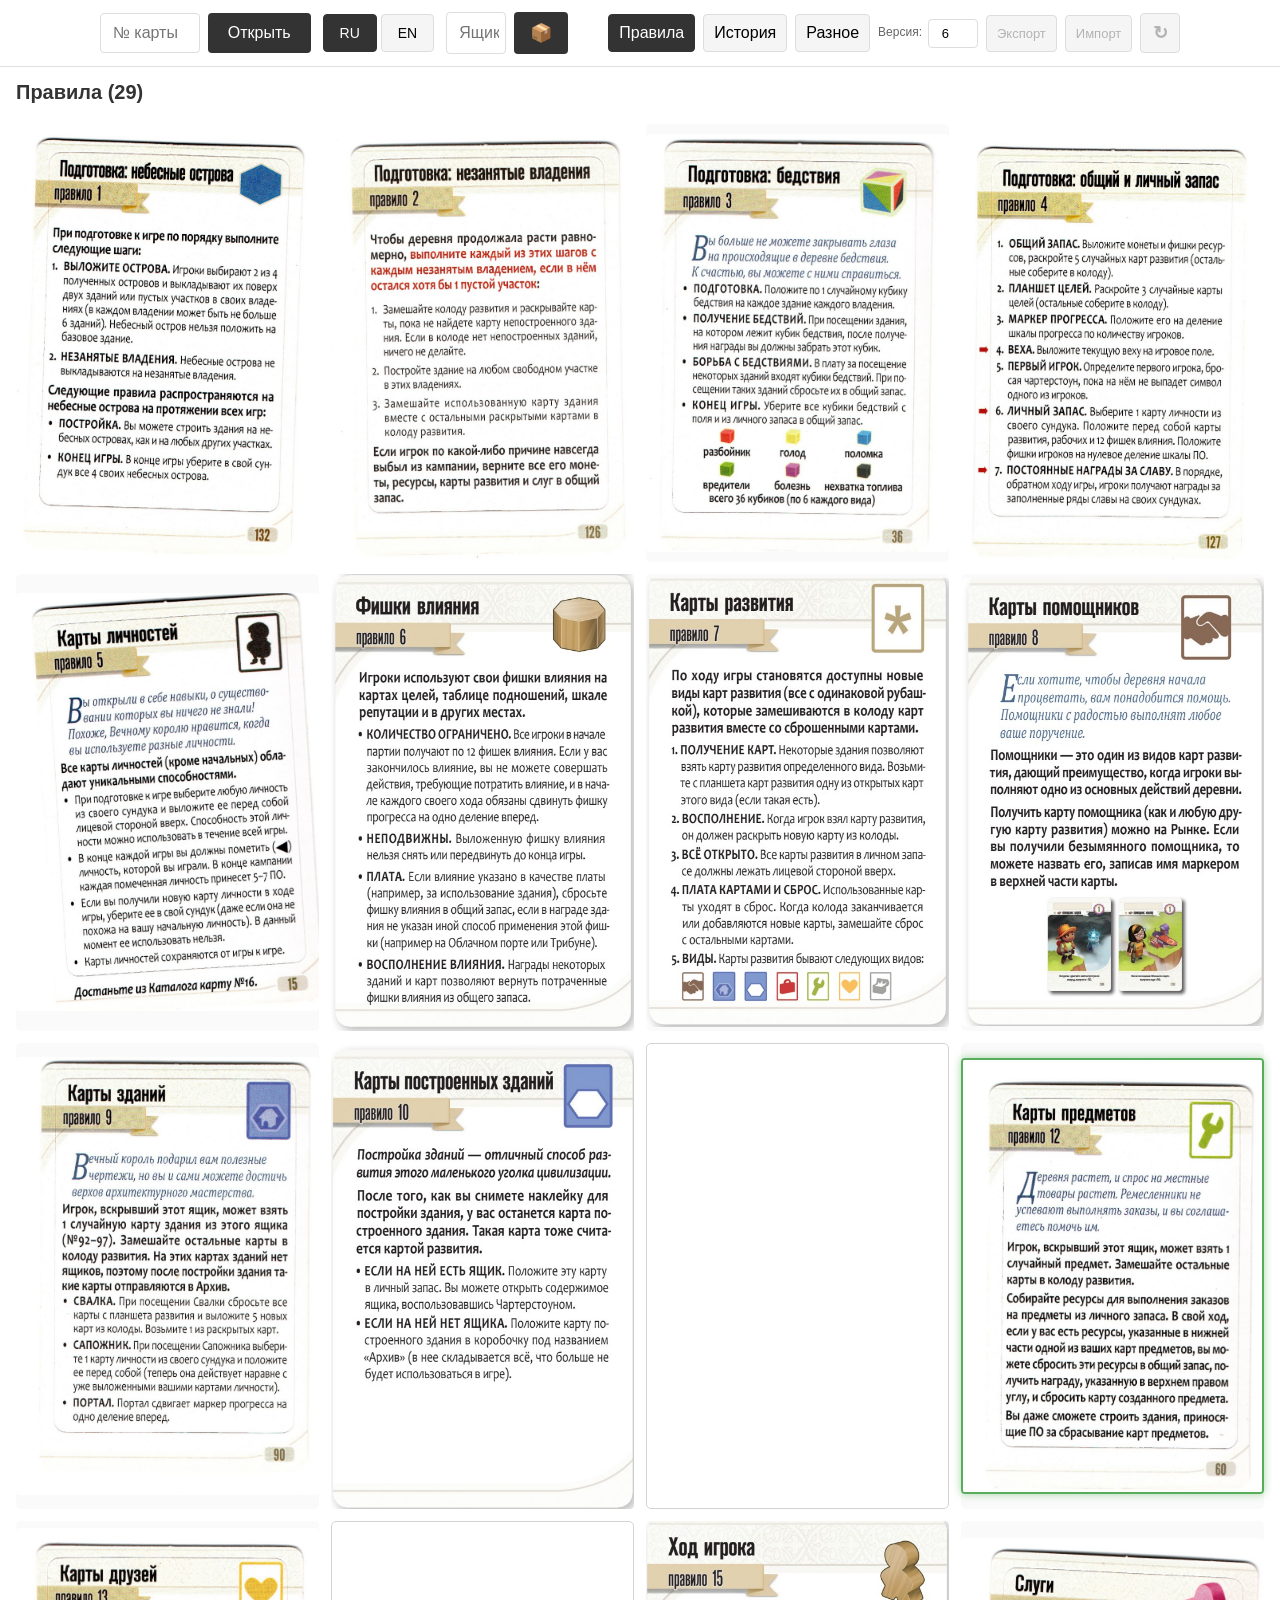
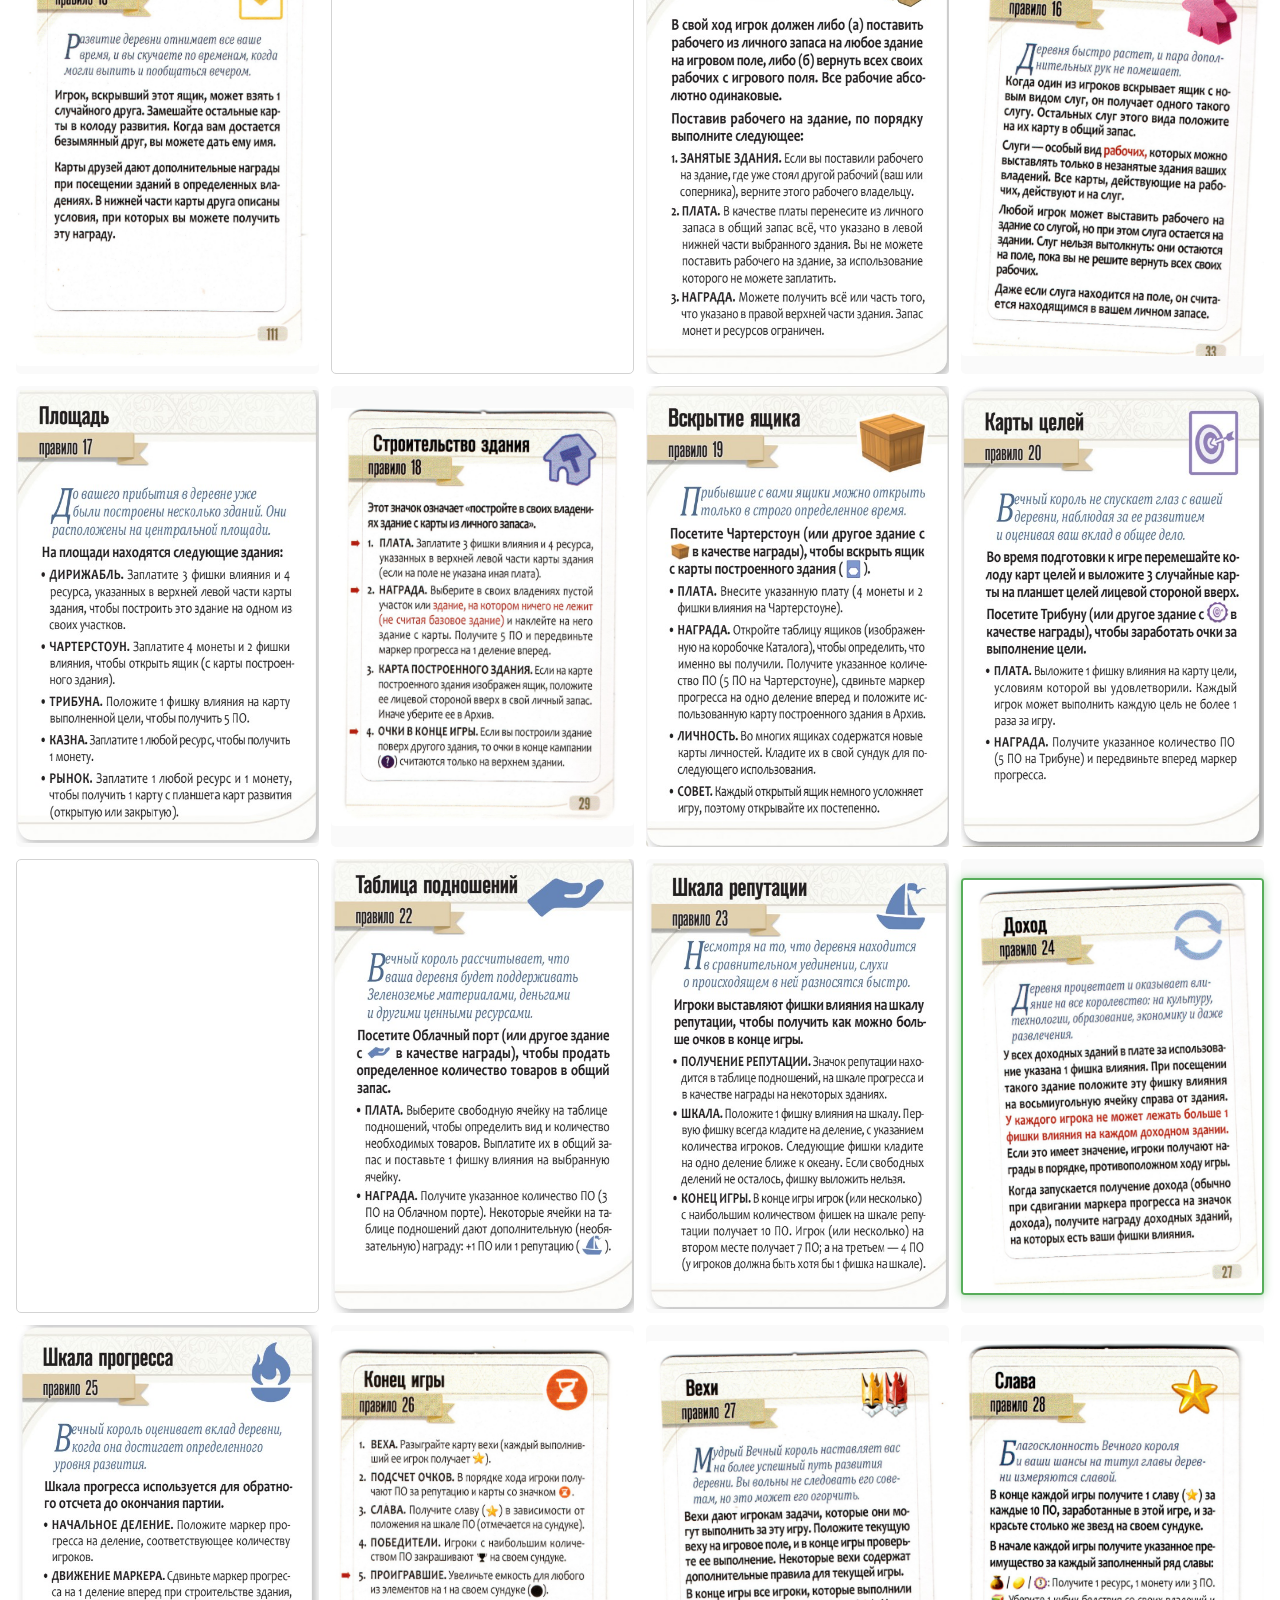
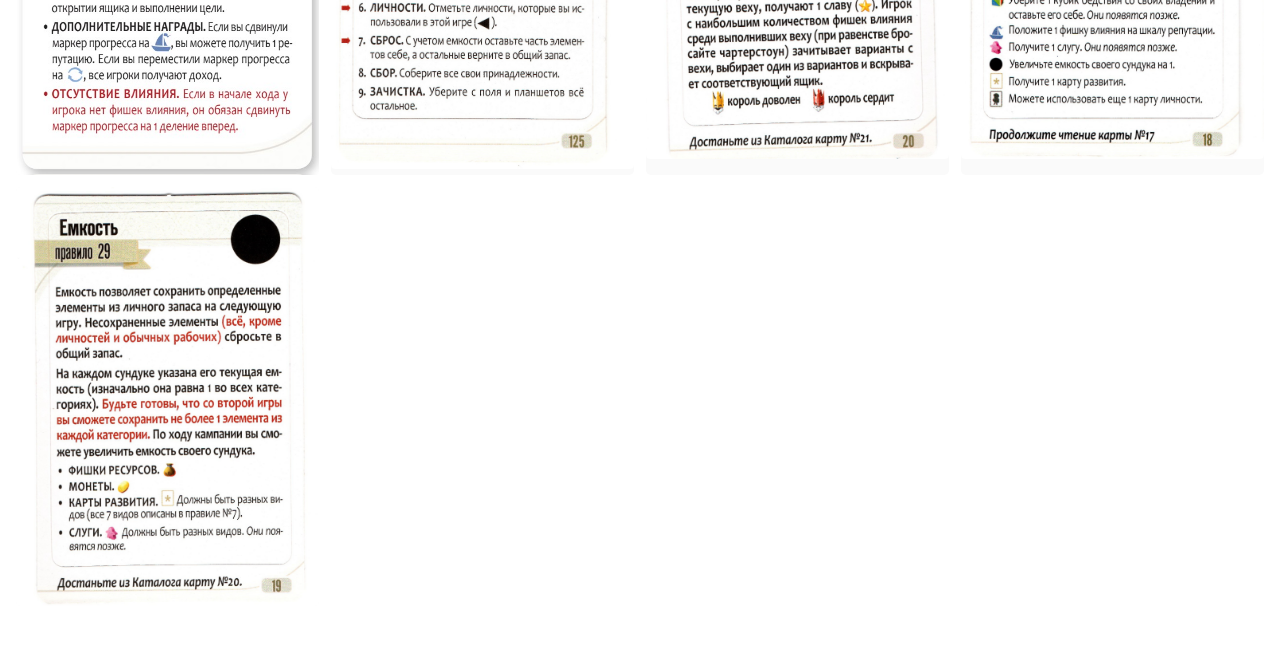
<file: index.html>
<!DOCTYPE html>
<html lang="ru">
<head>
    <meta charset="UTF-8">
    <meta name="viewport" content="width=device-width, initial-scale=1.0, maximum-scale=1.0, user-scalable=no">
    <meta name="apple-mobile-web-app-capable" content="yes">
    <meta name="mobile-web-app-capable" content="yes">
    <title>Charterstone Cards</title>
    <link rel="stylesheet" href="styles.css">
</head>
<body>
    <header class="header">
        <div class="controls">
            <div class="card-input-group">
                <input type="number" id="archiveNumInput" placeholder="№ карты" min="1" autocomplete="off">
                <button id="openCardBtn">Открыть</button>
            </div>
            <div class="language-toggle">
                <button id="langRu" class="lang-btn active">RU</button>
                <button id="langEn" class="lang-btn">EN</button>
            </div>
            <div class="crate-input-group">
                <input type="text" id="crateInput" placeholder="Ящик" maxlength="4" autocomplete="off">
                <button id="openCrateBtn">📦</button>
            </div>
        </div>

        <nav class="tabs">
            <button class="tab-btn active" data-tab="rules">Правила</button>
            <button class="tab-btn" data-tab="history">История</button>
            <button class="tab-btn" data-tab="misc">Разное</button>
            <div class="io-controls">
                <div class="version-control">
                    <label for="versionInput">Версия:</label>
                    <input type="number" id="versionInput" min="1" value="1" autocomplete="off">
                </div>
                <button id="exportBtn">Экспорт</button>
                <button id="importBtn">Импорт</button>
                <button id="resetBtn" class="reset-btn" title="Сбросить до начального состояния">↻</button>
                <input type="file" id="importFile" accept="application/json" style="display: none;">
            </div>
        </nav>
    </header>

    <main class="main-content">
        <!-- Rules tab -->
        <section id="rulesTab" class="tab-content active">
            <h2>Правила (29)</h2>
            <div id="rulesList" class="slots-list"></div>
        </section>

        <!-- History tab -->
        <section id="historyTab" class="tab-content">
            <h2>История (18)</h2>
            <div id="historyList" class="slots-list"></div>
        </section>

        <!-- Misc tab: Minions + Goals -->
        <section id="miscTab" class="tab-content">
            <h2>Миньоны</h2>
            <div id="minionsList" class="slots-list"></div>

            <h2 class="misc-section-heading">Цели</h2>
            <div id="goalsList" class="slots-list"></div>
        </section>
    </main>

    <!-- Card viewing dialog -->
    <dialog id="cardDialog" class="card-dialog">
        <div class="dialog-content">
            <button class="close-btn" id="closeDialog">&times;</button>

            <button id="backToCrateBtn" class="back-btn" style="display: none;">← Назад к ящику</button>

            <div class="card-navigation" id="cardNavigation" style="display: none;">
                <button class="nav-btn" id="prevCardBtn">‹</button>
                <span class="nav-info" id="navInfo"></span>
                <button class="nav-btn" id="nextCardBtn">›</button>
            </div>

            <div class="loading-spinner" id="loadingSpinner" style="display: none;">
                <div class="spinner"></div>
                <p>Загрузка карточки...</p>
            </div>

            <img id="cardImage" class="card-image" alt="Card" style="display: none;">

            <div class="dialog-actions" id="dialogActions">
                <button id="placeInRulesBtn"   class="action-btn">В правила</button>
                <button id="placeInHistoryBtn"  class="action-btn">В историю</button>
                <button id="placeInMinionsBtn"  class="action-btn">В миньоны</button>
                <button id="placeInGoalsBtn"    class="action-btn">В цели</button>
            </div>
        </div>
    </dialog>

    <!-- Placement dialog (rules / history only — misc collections auto-place) -->
    <dialog id="placementDialog" class="placement-dialog">
        <form id="placementForm" class="dialog-content">
            <h3 id="placementTitle">Выберите слот</h3>
            <input type="number" id="slotInput" min="1" autocomplete="off">
            <div class="placement-actions">
                <button type="submit" id="confirmPlacement" class="action-btn">Подтвердить</button>
                <button type="button" id="cancelPlacement"  class="action-btn secondary">Отмена</button>
            </div>
        </form>
    </dialog>

    <!-- Crate dialog -->
    <dialog id="crateDialog" class="crate-dialog">
        <div class="dialog-content">
            <button class="close-btn" id="closeCrateDialog">&times;</button>
            <h2 id="crateTitle">Ящик</h2>
            <div id="crateNotification" class="crate-notification" style="display: none;"></div>
            <div id="crateContent" class="crate-content"></div>
        </div>
    </dialog>

    <script src="app.js"></script>
</body>
</html>
</file>
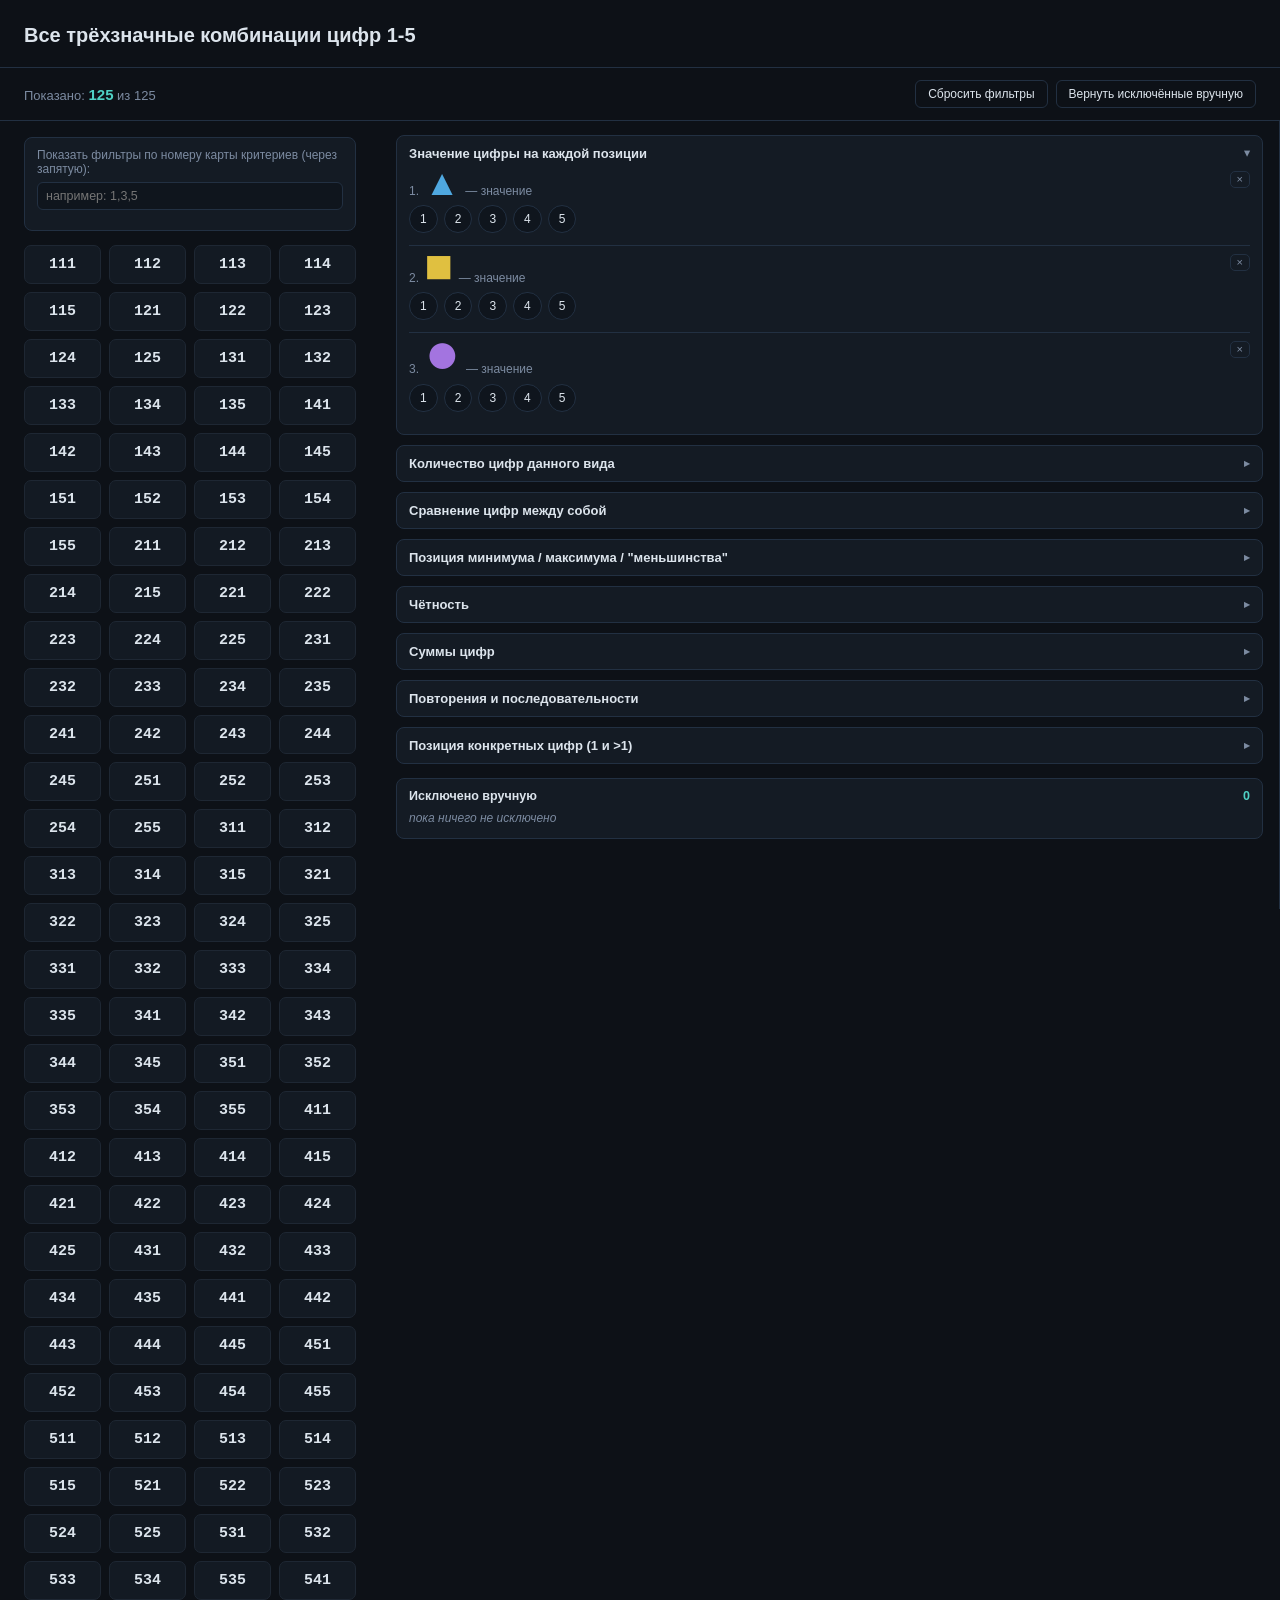
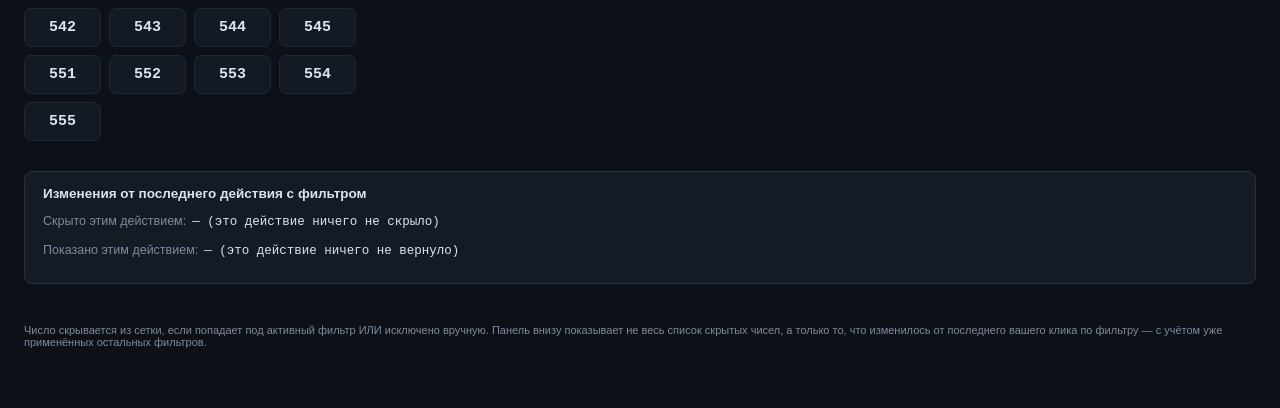
<file: ts/index.html>
<!DOCTYPE html>
<html lang="ru">
<head>
<meta charset="UTF-8">
<meta name="viewport" content="width=device-width, initial-scale=1.0">
<title>TS helper</title>
<link rel="stylesheet" type="text/css" href="ts-style.css">
</head>
<body>

<header>
  <h1>Все трёхзначные комбинации цифр 1-5</h1>
</header>

<div class="toolbar">
  <div class="counter">Показано: <span class="value" id="visibleCount">125</span> из 125</div>
  <div style="display:flex; gap:8px;">
    <button class="btn" id="resetFiltersBtn">Сбросить фильтры</button>
    <button class="btn" id="resetManualBtn">Вернуть исключённые вручную</button>
  </div>
</div>

<div class="layout">
  <div class="filters-panel">

    <div id="groupsContainer"></div>

    <div class="side-panels">
      <div class="side-panel">
        <h3>Исключено вручную <span class="count" id="manualCount">0</span></h3>
        <div class="list" id="manualList"><span class="empty">пока ничего не исключено</span></div>
      </div>
    </div>
  </div>

  <div class="grid-wrap">
    
    <div class="card-lookup">
      <label>Показать фильтры по номеру карты критериев (через запятую):</label>
      <input type="text" id="cardInput" placeholder="например: 1,3,5">
      <div class="card-view" id="cardView"></div>
    </div>
    <div class="grid" id="grid"></div>
  </div>
</div>

<div class="below-grid">
  <div class="delta-panel">
    <h3>Изменения от последнего действия с фильтром</h3>
    <div class="row"><span class="label hide-new">Скрыто этим действием:</span><span id="deltaHiddenList" class="mono"></span></div>
    <div class="row"><span class="label show-new">Показано этим действием:</span><span id="deltaShownList" class="mono"></span></div>
  </div>
</div>

<footer>Число скрывается из сетки, если попадает под активный фильтр ИЛИ исключено вручную. Панель внизу показывает не весь список скрытых чисел, а только то, что изменилось от последнего вашего клика по фильтру — с учётом уже применённых остальных фильтров.</footer>

<script>
// ---------- Position icons ----------
const POS = {
  first:  '<span class="pos-icon pos-first" title="первая цифра">&#9650;</span>',
  second: '<span class="pos-icon pos-second" title="вторая цифра">&#9632;</span>',
  third:  '<span class="pos-icon pos-third" title="третья цифра">&#9679;</span>',
};

// ---------- Helpers ----------
function cmp(value, threshold) {
  if (value < threshold) return 'lt';
  if (value === threshold) return 'eq';
  return 'gt';
}
function countDigit(digits, digit) { return digits.filter(d => d === digit).length; }
function countLabel(count) { return ['none','one','two','three'][count]; }

// ---------- Criteria definitions (compute returns array of matched option values) ----------
const criteria = [
  // Filters 1-3: replaced the old six threshold filters (vs 3 / vs 4) with a single
  // "which value (1-5) sits at this position" filter per position.
  { title:`1. ${POS.first} — значение`, options:[{v:'1',l:'1'},{v:'2',l:'2'},{v:'3',l:'3'},{v:'4',l:'4'},{v:'5',l:'5'}],
    compute:(d1,d2,d3)=>[String(d1)] },
  { title:`2. ${POS.second} — значение`, options:[{v:'1',l:'1'},{v:'2',l:'2'},{v:'3',l:'3'},{v:'4',l:'4'},{v:'5',l:'5'}],
    compute:(d1,d2,d3)=>[String(d2)] },
  { title:`3. ${POS.third} — значение`, options:[{v:'1',l:'1'},{v:'2',l:'2'},{v:'3',l:'3'},{v:'4',l:'4'},{v:'5',l:'5'}],
    compute:(d1,d2,d3)=>[String(d3)] },

  { title:'7. Количество единиц в числе', options:[{v:'none',l:'нет'},{v:'one',l:'одна'},{v:'two',l:'две'},{v:'three',l:'три'}],
    compute:(d1,d2,d3)=>[countLabel(countDigit([d1,d2,d3],1))] },
  { title:'8. Количество троек в числе', options:[{v:'none',l:'нет'},{v:'one',l:'одна'},{v:'two',l:'две'},{v:'three',l:'три'}],
    compute:(d1,d2,d3)=>[countLabel(countDigit([d1,d2,d3],3))] },
  { title:'9. Количество четвёрок в числе', options:[{v:'none',l:'нет'},{v:'one',l:'одна'},{v:'two',l:'две'},{v:'three',l:'три'}],
    compute:(d1,d2,d3)=>[countLabel(countDigit([d1,d2,d3],4))] },
  { title:'16. Количество чётных цифр в числе', options:[{v:'none',l:'нет'},{v:'one',l:'одна'},{v:'two',l:'две'},{v:'three',l:'три'}],
    compute:(d1,d2,d3)=>[countLabel([d1,d2,d3].filter(d=>d%2===0).length)] },

  { title:`10. ${POS.first} относительно ${POS.second}`, options:[{v:'lt',l:'меньше'},{v:'eq',l:'равна'},{v:'gt',l:'больше'}],
    compute:(d1,d2,d3)=>[cmp(d1,d2)] },
  { title:`11. ${POS.first} относительно ${POS.third}`, options:[{v:'lt',l:'меньше'},{v:'eq',l:'равна'},{v:'gt',l:'больше'}],
    compute:(d1,d2,d3)=>[cmp(d1,d3)] },
  { title:`12. ${POS.second} относительно ${POS.third}`, options:[{v:'lt',l:'меньше'},{v:'eq',l:'равна'},{v:'gt',l:'больше'}],
    compute:(d1,d2,d3)=>[cmp(d2,d3)] },

  { title:'13. Какая цифра наименьшая (без учёта равенства — только если строго меньше обеих других)', options:[{v:'first',l:POS.first},{v:'second',l:POS.second},{v:'third',l:POS.third}],
    compute:(d1,d2,d3)=>{
      const r = [];
      if (d1 < d2 && d1 < d3) r.push('first');
      if (d2 < d1 && d2 < d3) r.push('second');
      if (d3 < d1 && d3 < d2) r.push('third');
      return r;
    } },
  { title:'14. Какая цифра наибольшая (без учёта равенства — только если строго больше обеих других)', options:[{v:'first',l:POS.first},{v:'second',l:POS.second},{v:'third',l:POS.third}],
    compute:(d1,d2,d3)=>{
      const r = [];
      if (d1 > d2 && d1 > d3) r.push('first');
      if (d2 > d1 && d2 > d3) r.push('second');
      if (d3 > d1 && d3 > d2) r.push('third');
      return r;
    } },
  { title:'32. Какая цифра наибольшая (при равенстве — все, где стоит максимум)', options:[{v:'first',l:POS.first},{v:'second',l:POS.second},{v:'third',l:POS.third}],
    compute:(d1,d2,d3)=>{ const m=Math.max(d1,d2,d3); const r=[]; if(d1===m)r.push('first'); if(d2===m)r.push('second'); if(d3===m)r.push('third'); return r; } },
  { title:'27. Позиция самой маленькой цифры (при равенстве — все, где стоит минимум)', options:[{v:'first',l:POS.first},{v:'second',l:POS.second},{v:'third',l:POS.third}],
    compute:(d1,d2,d3)=>{
      const min = Math.min(d1,d2,d3);
      const r = [];
      if (d1 === min) r.push('first');
      if (d2 === min) r.push('second');
      if (d3 === min) r.push('third');
      return r;
    } },

  { title:'15. Чего больше — чётных или нечётных цифр', options:[{v:'even_more',l:'чётных больше'},{v:'odd_more',l:'нечётных больше'}],
    compute:(d1,d2,d3)=>{ const e=[d1,d2,d3].filter(d=>d%2===0).length; return [e>1?'even_more':'odd_more']; } },
  { title:'17. Чётность суммы всех цифр', options:[{v:'even',l:'чётная'},{v:'odd',l:'нечётная'}],
    compute:(d1,d2,d3)=>[(d1+d2+d3)%2===0?'even':'odd'] },
  { title:'26. Чётность цифр по позициям', options:[{v:'first',l:POS.first+' чётная'},{v:'second',l:POS.second+' чётная'},{v:'third',l:POS.third+' чётная'}],
    compute:(d1,d2,d3)=>{ const r=[]; if(d1%2===0)r.push('first'); if(d2%2===0)r.push('second'); if(d3%2===0)r.push('third'); return r; } },
  { title:'31. Нечётность цифр по позициям', options:[{v:'first',l:POS.first+' нечётная'},{v:'second',l:POS.second+' нечётная'},{v:'third',l:POS.third+' нечётная'}],
    compute:(d1,d2,d3)=>{ const r=[]; if(d1%2!==0)r.push('first'); if(d2%2!==0)r.push('second'); if(d3%2!==0)r.push('third'); return r; } },

  { title:`18. Сумма ${POS.first}+${POS.second} относительно 6`, options:[{v:'lt',l:'меньше 6'},{v:'eq',l:'равна 6'},{v:'gt',l:'больше 6'}],
    compute:(d1,d2,d3)=>[cmp(d1+d2,6)] },
  { title:`21. Сумма ${POS.first}+${POS.second}+${POS.third} относительно 6`, options:[{v:'lt',l:'меньше 6'},{v:'eq',l:'равна 6'},{v:'gt',l:'больше 6'}],
    compute:(d1,d2,d3)=>[cmp(d1+d2+d3,6)] },
  { title:`28. Сумма ${POS.first}+${POS.second}+${POS.third} кратна`, options:[{v:'3',l:'3'},{v:'4',l:'4'},{v:'5',l:'5'}],
    compute:(d1,d2,d3)=>{ const s=d1+d2+d3; const r=[]; if(s%3===0)r.push('3'); if(s%4===0)r.push('4'); if(s%5===0)r.push('5'); return r; } },
  { title:'29. Сумма какой пары цифр равна 4', options:[{v:'first_second',l:POS.first+'+'+POS.second},{v:'second_third',l:POS.second+'+'+POS.third},{v:'first_third',l:POS.first+'+'+POS.third}],
    compute:(d1,d2,d3)=>{ const r=[]; if(d1+d2===4)r.push('first_second'); if(d2+d3===4)r.push('second_third'); if(d1+d3===4)r.push('first_third'); return r; } },
  { title:'30. Сумма какой пары цифр равна 6', options:[{v:'first_second',l:POS.first+'+'+POS.second},{v:'second_third',l:POS.second+'+'+POS.third},{v:'first_third',l:POS.first+'+'+POS.third}],
    compute:(d1,d2,d3)=>{ const r=[]; if(d1+d2===6)r.push('first_second'); if(d2+d3===6)r.push('second_third'); if(d1+d3===6)r.push('first_third'); return r; } },

  { title:'19. Повтор одной и той же цифры в числе', options:[{v:'triple',l:'трижды'},{v:'double',l:'дважды'},{v:'none',l:'не повторяется'}],
    compute:(d1,d2,d3)=>{ if(d1===d2&&d2===d3)return['triple']; if(d1===d2||d2===d3||d1===d3)return['double']; return['none']; } },
  { title:'20. Порядок расположения цифр', options:[{v:'asc',l:'по возрастанию'},{v:'desc',l:'по убыванию'},{v:'none',l:'без порядка'}],
    compute:(d1,d2,d3)=>{ if(d1<d2&&d2<d3)return['asc']; if(d1>d2&&d2>d3)return['desc']; return['none']; } },
  { title:'22. Подряд идущая возрастающая последовательность (напр. 123)', options:[{v:'three',l:'три подряд'},{v:'two',l:'две подряд'},{v:'none',l:'нет'}],
    compute:(d1,d2,d3)=>{ const p1=d2===d1+1,p2=d3===d2+1; if(p1&&p2)return['three']; if(p1||p2)return['two']; return['none']; } },
  { title:'23. Подряд идущая убывающая последовательность (напр. 543)', options:[{v:'three',l:'три подряд'},{v:'two',l:'две подряд'},{v:'none',l:'нет'}],
    compute:(d1,d2,d3)=>{ const p1=d2===d1-1,p2=d3===d2-1; if(p1&&p2)return['three']; if(p1||p2)return['two']; return['none']; } },

  { title:'24. На какой позиции стоит цифра 1', options:[{v:'first',l:POS.first},{v:'second',l:POS.second},{v:'third',l:POS.third}],
    compute:(d1,d2,d3)=>{ const r=[]; if(d1===1)r.push('first'); if(d2===1)r.push('second'); if(d3===1)r.push('third'); return r; } },
  { title:'25. На какой позиции цифра больше 1', options:[{v:'first',l:POS.first},{v:'second',l:POS.second},{v:'third',l:POS.third}],
    compute:(d1,d2,d3)=>{ const r=[]; if(d1>1)r.push('first'); if(d2>1)r.push('second'); if(d3>1)r.push('third'); return r; } },
];


// map each criterion by its title's leading number to a group
function critIndexByNumber(num) {
  return criteria.findIndex(c => c.title.startsWith(num + '.'));
}
const groups = [
  { title:'Значение цифры на каждой позиции', nums:[1,2,3] },
  { title:'Количество цифр данного вида', nums:[7,8,9,16] },
  { title:'Сравнение цифр между собой', nums:[10,11,12] },
  { title:'Позиция минимума / максимума / "меньшинства"', nums:[13,14,27] },
  { title:'Чётность', nums:[15,17,26,31] },
  { title:'Суммы цифр', nums:[18,21,28,29,30] },
  { title:'Повторения и последовательности', nums:[19,20,22,23] },
  { title:'Позиция конкретных цифр (1 и >1)', nums:[24,25] },
].map(g => ({ title:g.title, idxs: g.nums.map(critIndexByNumber) }));

// ---------- Build all 125 numbers with precomputed categories ----------
const numbers = [];
for (let d1=1; d1<=5; d1++)
  for (let d2=1; d2<=5; d2++)
    for (let d3=1; d3<=5; d3++) {
      const cats = criteria.map(c => c.compute(d1,d2,d3));
      numbers.push({ value:`${d1}${d2}${d3}`, cats });
    }

// ---------- Shared filter state (single source of truth for all rendered copies of a filter) ----------
const selectedState = criteria.map(() => new Set());
const checkboxRegistry = criteria.map(() => []); // {input, chip, scope}
// Hardcode card membership here: criterion number (as in its title) -> array of card numbers.
// Any criterion not listed gets an empty set (belongs to no card by default).
// NOTE: filters 1-3 replaced the old six threshold filters (old 1,2,3 = position vs 3;
// old 4,5,6 = position vs 4). Card assignments below merge the old pairs that shared a
// position (old 1+5 -> new 1, old 2+4 -> new 2, old 3+6 -> new 3). Please double-check
// these merged assignments against your physical card set — the merge is a best guess.
const CARD_ASSIGNMENTS_BY_NUMBER = {
  1: [2, 26, 27, 29, 30, 32, 40, 41],
  2: [3, 4, 26, 27, 29, 30, 32, 40, 41],
  3: [26, 27, 29, 30, 32, 40, 41],
  7: [8, 45, 47],
  8: [9, 45, 46],
  9: [10, 46, 47],
  10: [11, 43, 44, 48],
  11: [12, 43, 48],
  12: [13, 44, 48],
  13: [14, 42],
  14: [15, 42],
  15: [16],
  16: [17],
  17: [18],
  18: [19],
  19: [20, 21],
  20: [22],
  21: [23],
  22: [24, 25],
  23: [25],
  24: [1, 28, 39],
  25: [1, 31, 39],
  26: [5, 6, 7, 33],
  27: [34],
  28: [36],
  29: [37],
  30: [38],
  31: [33],
  32: [35]
};
const cardAssignments = criteria.map(c => {
  const num = parseInt(c.title.split('.')[0], 10);
  const nums = CARD_ASSIGNMENTS_BY_NUMBER[num] || [];
  return new Set(nums);
});
const cardHiddenOverrides = new Set(); // "cardNum:idx" manually hidden from a card's view
const manuallyExcluded = new Set();

function registerCheckbox(idx, input, chip, scope) { checkboxRegistry[idx].push({ input, chip, scope }); }
function clearScope(scope) {
  checkboxRegistry.forEach(list => {
    for (let i = list.length - 1; i >= 0; i--) if (list[i].scope === scope) list.splice(i, 1);
  });
}
function syncCheckboxes(idx) {
  checkboxRegistry[idx].forEach(({ input, chip }) => {
    const checked = selectedState[idx].has(input.value);
    input.checked = checked;
    chip.classList.toggle('checked', checked);
  });
}

// ---------- Compute the set of numbers currently hidden by filters ----------
function computeFilteredHiddenSet() {
  const hidden = new Set();
  numbers.forEach(n => {
    for (let c = 0; c < criteria.length; c++) {
      const sel = selectedState[c];
      if (sel.size === 0) continue;
      if (n.cats[c].some(cat => sel.has(cat))) { hidden.add(n.value); break; }
    }
  });
  return hidden;
}

function toggleFilter(idx, value) {
  const prevHidden = computeFilteredHiddenSet();

  if (selectedState[idx].has(value)) selectedState[idx].delete(value);
  else selectedState[idx].add(value);
  syncCheckboxes(idx);

  const newHidden = computeFilteredHiddenSet();
  const newlyHidden = [...newHidden].filter(v => !prevHidden.has(v));
  const newlyShown = [...prevHidden].filter(v => !newHidden.has(v));

  renderDelta(newlyHidden, newlyShown);
  updateGrid();
}

function clearFilter(idx) {
  const prevHidden = computeFilteredHiddenSet();
  selectedState[idx].clear();
  syncCheckboxes(idx);
  const newHidden = computeFilteredHiddenSet();
  const newlyHidden = [...newHidden].filter(v => !prevHidden.has(v));
  const newlyShown = [...prevHidden].filter(v => !newHidden.has(v));
  renderDelta(newlyHidden, newlyShown);
  updateGrid();
}

// ---------- Build a chip (checkbox) for a given criterion option, usable in multiple render scopes ----------
function buildChip(idx, opt, scope) {
  const chip = document.createElement('label');
  chip.className = 'chip';
  const input = document.createElement('input');
  input.type = 'checkbox';
  input.value = opt.v;
  input.checked = selectedState[idx].has(opt.v);
  if (input.checked) chip.classList.add('checked');
  input.addEventListener('change', () => toggleFilter(idx, opt.v));
  chip.appendChild(input);
  chip.insertAdjacentHTML('beforeend', opt.l);
  registerCheckbox(idx, input, chip, scope);
  return chip;
}

// ---------- Build a full filter-item block (title + clear button + chips [+ extra control]) ----------
function buildFilterItem(idx, scope, extraControl) {
  const c = criteria[idx];
  const item = document.createElement('div');
  item.className = 'filter-item';

  const head = document.createElement('div');
  head.className = 'filter-head';
  const label = document.createElement('label');
  label.innerHTML = c.title;
  head.appendChild(label);

  const clearBtn = document.createElement('button');
  clearBtn.className = 'filter-clear';
  clearBtn.type = 'button';
  clearBtn.title = 'Сбросить этот фильтр';
  clearBtn.textContent = '×';
  clearBtn.addEventListener('click', () => clearFilter(idx));
  head.appendChild(clearBtn);

  if (extraControl) head.appendChild(extraControl);

  item.appendChild(head);

  const chips = document.createElement('div');
  chips.className = 'chips';
  c.options.forEach(opt => chips.appendChild(buildChip(idx, opt, scope)));
  item.appendChild(chips);

  return item;
}

// ---------- Render thematic accordion groups (collapsible via native <details>) ----------
const groupsContainer = document.getElementById('groupsContainer');
groups.forEach((g, gi) => {
  const details = document.createElement('details');
  details.className = 'group';
  if (gi === 0) details.open = true;

  const summary = document.createElement('summary');
  summary.innerHTML = `<span>${g.title}</span><span class="arrow">&#9656;</span>`;
  details.appendChild(summary);

  const body = document.createElement('div');
  body.className = 'group-body';
  g.idxs.forEach(idx => body.appendChild(buildFilterItem(idx, 'accordion')));
  details.appendChild(body);

  groupsContainer.appendChild(details);
});

// ---------- Card lookup view ----------
const cardInput = document.getElementById('cardInput');
const cardView = document.getElementById('cardView');

function renderCardView() {
  clearScope('card');
  cardView.innerHTML = '';

  const raw = cardInput.value.trim();

  const cardNums = [...new Set(
    raw.split(',').map(s => parseInt(s.trim(), 10)).filter(n => !isNaN(n) && n >= 1)
  )];
  if (cardNums.length === 0 && raw) {
    cardView.innerHTML = '<div class="card-empty">Некорректный номер карточки</div>';
    return;
  }

  cardNums.forEach(num => {
    // Each card is now a collapsible <details> block, same interaction pattern as the
    // thematic filter groups below.
    const box = document.createElement('details');
    box.className = 'card-box';
    box.open = true;

    const summary = document.createElement('summary');
    summary.className = 'card-box-head';
    const titleEl = document.createElement('strong');
    titleEl.textContent = `Карточка ${num}`;
    summary.appendChild(titleEl);
    summary.insertAdjacentHTML('beforeend', '<span class="arrow">&#9656;</span>');

    const restoreBtn = document.createElement('button');
    restoreBtn.className = 'btn';
    restoreBtn.textContent = 'Показать скрытые фильтры';
    restoreBtn.addEventListener('click', (e) => {
      // Prevent the click from also toggling the <details> open/closed state.
      e.preventDefault();
      e.stopPropagation();
      Array.from(cardHiddenOverrides).forEach(key => {
        if (key.startsWith(num + ':')) cardHiddenOverrides.delete(key);
      });
      renderCardView();
    });
    summary.appendChild(restoreBtn);
    box.appendChild(summary);

    const body = document.createElement('div');
    body.className = 'card-box-body';

    const matched = criteria
      .map((c, idx) => idx)
      .filter(idx => cardAssignments[idx].has(num) && !cardHiddenOverrides.has(num + ':' + idx));

    if (matched.length === 0) {
      const empty = document.createElement('div');
      empty.className = 'card-empty';
      empty.textContent = 'Нет фильтров, назначенных этой карточке (назначьте их полем "карточки:" ниже, в общем списке фильтров)';
      body.appendChild(empty);
    } else {
      matched.forEach(idx => {
        const hideBtn = document.createElement('button');
        hideBtn.className = 'filter-clear';
        hideBtn.type = 'button';
        hideBtn.title = 'Скрыть этот фильтр из карточки ' + num;
        hideBtn.textContent = 'скрыть из карточки';
        hideBtn.addEventListener('click', () => {
          cardHiddenOverrides.add(num + ':' + idx);
          renderCardView();
        });
        body.appendChild(buildFilterItem(idx, 'card', hideBtn));
      });
    }

    box.appendChild(body);
    cardView.appendChild(box);
  });
}
cardInput.addEventListener('input', renderCardView);
renderCardView();

// ---------- Render the number grid ----------
const grid = document.getElementById('grid');
const cellElements = numbers.map(n => {
  const cell = document.createElement('div');
  cell.className = 'cell mono';
  cell.textContent = n.value;
  cell.title = 'Клик — исключить вручную';
  cell.addEventListener('click', () => {
    if (manuallyExcluded.has(n.value)) manuallyExcluded.delete(n.value);
    else manuallyExcluded.add(n.value);
    updateGrid();
  });
  grid.appendChild(cell);
  return cell;
});

// ---------- Grid visibility + manual-exclusion panel ----------
const visibleCountEl = document.getElementById('visibleCount');
const manualCountEl = document.getElementById('manualCount');
const manualListEl = document.getElementById('manualList');

function updateGrid() {
  const hiddenByFilterSet = computeFilteredHiddenSet();
  let visible = 0;

  numbers.forEach((n, i) => {
    const hiddenByFilter = hiddenByFilterSet.has(n.value);
    const hiddenManually = manuallyExcluded.has(n.value);
    cellElements[i].classList.toggle('hidden', hiddenByFilter);
    cellElements[i].classList.toggle('manual-hidden', hiddenManually);
    if (!hiddenByFilter && !hiddenManually) visible++;
  });

  visibleCountEl.textContent = visible;

  const manualArr = Array.from(manuallyExcluded);
  manualCountEl.textContent = manualArr.length;
  manualListEl.innerHTML = '';
  if (manualArr.length === 0) {
    manualListEl.innerHTML = '<span class="empty">пока ничего не исключено</span>';
  } else {
    manualArr.forEach(val => {
      const chip = document.createElement('span');
      chip.className = 'manual-chip mono';
      chip.textContent = val + ' ';
      const btn = document.createElement('button');
      btn.textContent = '×';
      btn.title = 'Вернуть число';
      btn.addEventListener('click', () => { manuallyExcluded.delete(val); updateGrid(); });
      chip.appendChild(btn);
      manualListEl.appendChild(chip);
    });
  }
}

// ---------- Delta panel (below the grid): only what changed from the last filter action ----------
const deltaHiddenList = document.getElementById('deltaHiddenList');
const deltaShownList = document.getElementById('deltaShownList');

function renderDelta(newlyHidden, newlyShown) {
  deltaHiddenList.textContent = newlyHidden.length ? newlyHidden.join(', ') : '— (это действие ничего не скрыло)';
  deltaShownList.textContent = newlyShown.length ? newlyShown.join(', ') : '— (это действие ничего не вернуло)';
}
renderDelta([], []);

// ---------- Global reset buttons ----------
document.getElementById('resetFiltersBtn').addEventListener('click', () => {
  const prevHidden = computeFilteredHiddenSet();
  selectedState.forEach((set, idx) => { set.clear(); syncCheckboxes(idx); });
  const newHidden = computeFilteredHiddenSet();
  renderDelta([...newHidden].filter(v => !prevHidden.has(v)), [...prevHidden].filter(v => !newHidden.has(v)));
  updateGrid();
});

document.getElementById('resetManualBtn').addEventListener('click', () => {
  manuallyExcluded.clear();
  updateGrid();
});

updateGrid();
</script>

</body>
</html>
</file>
<file: styles.css>
:root {
    --border0: 2px solid #57ad5a;
    --box-shadow0: 0 0 8px rgba(76, 175, 80, 0.5);
    --border1: 2px solid #85f42a;
}
* {
    margin: 0;
    padding: 0;
    box-sizing: border-box;
}

body {
    font-family: -apple-system, BlinkMacSystemFont, 'Segoe UI', Roboto, Oxygen, Ubuntu, Cantarell, sans-serif;
    background: #ffffff;
    color: #333;
    line-height: 1.6;
    overflow-x: hidden;
}

/* Header - fixed at top */
.header {
    position: fixed;
    display: flex;
    flex-direction: column;
    gap: 20px;
    top: 0;
    left: 0;
    right: 0;
    background: #ffffff;
    border-bottom: 1px solid #e0e0e0;
    z-index: 100;
    padding: 12px 16px;
}

.controls {
    display: flex;
    justify-content: space-between;
    align-items: center;
    gap: 12px;
    overflow-x: scroll;
}

input::placeholder {
    margin-inline: -3px;
}

.card-input-group {
    display: flex;
    gap: 8px;
    flex: 1;
}

.card-input-group input {
    flex: 1;
    padding: 10px 12px;
    border: 1px solid #ddd;
    border-radius: 4px;
    font-size: 16px;
    width: 100px;
}

.card-input-group button {
    padding: 10px 20px;
    background: #333;
    color: #fff;
    border: none;
    border-radius: 4px;
    font-size: 16px;
    cursor: pointer;
    white-space: nowrap;
}

.card-input-group button:active {
    background: #555;
}

.crate-input-group {
    display: flex;
    gap: 8px;
    flex: 0 0 auto;
}

.crate-input-group input {
    width: 60px;
    padding: 10px 12px;
    border: 1px solid #ddd;
    border-radius: 4px;
    font-size: 16px;
    text-align: center;
    text-transform: uppercase;
}

.crate-input-group input::placeholder {
    text-transform: capitalize;
}

.crate-input-group button {
    padding: 10px 16px;
    background: #333;
    color: #fff;
    border: none;
    border-radius: 4px;
    font-size: 18px;
    cursor: pointer;
}

.crate-input-group button:active {
    background: #555;
}

.language-toggle {
    display: flex;
    gap: 4px;
}

.lang-btn {
    padding: 10px 16px;
    background: #f5f5f5;
    border: 1px solid #ddd;
    border-radius: 4px;
    font-size: 14px;
    cursor: pointer;
    font-weight: 500;
}

.lang-btn.active {
    background: #333;
    color: #fff;
    border-color: #333;
}

/* Navigation tabs */
.tabs {
    display: flex;
    gap: 8px;
    align-items: center;
    overflow-x: scroll;
}

.tab-btn {
    flex: 1;
    padding: 10px;
    background: #f5f5f5;
    border: 1px solid #ddd;
    border-radius: 4px;
    font-size: 16px;
    cursor: pointer;
    font-weight: 400;
    line-height: 1;
    text-align: center;
    color: black;
}

.tab-btn.active {
    background: #333;
    color: #fff;
    border-color: #333;
}

/* Import/Export controls */
.io-controls {
    display: flex;
    gap: 8px;
    align-items: center;
    /* display: none; */
}

.io-controls button {
    flex: 1;
    padding: 10px;
    background: #f5f5f5;
    border: 1px solid #ddd;
    border-radius: 4px;
    font-size: 13px;
    cursor: pointer;
    color: #b3b3b3;
}

.io-controls button:active {
    background: #e0e0e0;
}

.io-controls .reset-btn {
    flex: 0 0 auto;
    width: 40px;
    padding: 8px;
    font-size: 18px;
    font-weight: bold;
}

.version-control {
    display: flex;
    align-items: center;
    gap: 6px;
    flex: 0 0 auto;
}

.version-control label {
    font-size: 12px;
    color: #666;
    white-space: nowrap;
}

.version-control input {
    width: 50px;
    padding: 6px 8px;
    border: 1px solid #ddd;
    border-radius: 4px;
    font-size: 13px;
    text-align: center;
}

/* Main content */
.main-content {
    margin-top: 130px;
    padding: 16px;
    padding-bottom: 40px;
}

.tab-content {
    display: none;
}

.tab-content.active {
    display: block;
}

.tab-content h2 {
    font-size: 20px;
    margin-bottom: 16px;
    font-weight: 600;
}

/* Slots list */
.slots-list {
    display: grid;
    grid-template-columns: repeat(auto-fit, minmax(100px, 1fr));
    gap: 12px;
}

.slot {
    display: flex;
    align-items: center;
    background: #fafafa;
    cursor: pointer;
    transition: background 0.2s;
    border-radius: 5px;
}

.slot:active {
    background: #f0f0f0;
}

.slot.empty {
    background: #ffffff;
    border: 1px solid lightgray;
    cursor: default;
}

.slot.new0 img {
    border: var(--border0);
    box-shadow: var(--box-shadow0);
}
.slot.new1 img {
    border: var(--border1);
}

.slot-number {
    font-weight: 600;
    font-size: 14px;
    color: #666;
    min-width: 25px;
    display: none;
}

.slot-thumbnail {
    width: 120px;
    height: 160px;
    object-fit: cover;
    border-radius: 4px;
}

.slot-empty-text {
    color: #999;
    font-size: 14px;
    display: none;
}

/* ── Misc tab ─────────────────────────────────────────────────────────────── */
.misc-section-heading {
    font-size: 20px;
    font-weight: 600;
    margin-top: 32px;
    margin-bottom: 16px;
    padding-top: 24px;
    border-top: 1px solid #e0e0e0;
}

.misc-empty {
    color: #999;
    font-size: 14px;
    padding: 4px 0;
    grid-column: 1 / -1;
}

/* Card dialog */
dialog {
    margin-inline: auto;
    margin-top: 10px;
}

.card-dialog {
    border: none;
    border-radius: 8px;
    padding: 0;
    max-width: 90vw;
    max-height: 90vh;
    background: #fff;
}

.card-dialog::backdrop {
    background: rgba(0, 0, 0, 0.7);
}

.dialog-content {
    position: relative;
    display: flex;
    flex-direction: column;
    align-items: center;
    padding: 10px;
    min-height: 200px;
}

.close-btn {
    position: absolute;
    top: 8px;
    right: 8px;
    width: 32px;
    height: 32px;
    border: none;
    background: rgba(0, 0, 0, 0.5);
    color: #fff;
    font-size: 24px;
    border-radius: 50%;
    cursor: pointer;
    display: flex;
    align-items: center;
    justify-content: center;
    z-index: 10;
}

.close-btn:active {
    background: rgba(0, 0, 0, 0.7);
}

/* Card navigation slider */
.card-navigation {
    display: flex;
    align-items: center;
    justify-content: space-between;
    width: 100%;
    padding: 12px 8px;
    background: #f5f5f5;
    border-radius: 6px;
    gap: 12px;
    order: 1;
}

.nav-btn {
    width: 40px;
    height: 40px;
    border: none;
    background: #333;
    color: #fff;
    font-size: 24px;
    border-radius: 50%;
    cursor: pointer;
    display: flex;
    align-items: center;
    justify-content: center;
    flex-shrink: 0;
}

.nav-btn:active {
    background: #555;
}

.nav-btn:disabled {
    background: #ccc;
    cursor: not-allowed;
    opacity: 0.5;
}

.nav-info {
    font-size: 14px;
    font-weight: 500;
    color: #666;
    text-align: center;
    flex: 1;
}

.card-image {
    max-width: 100%;
    max-height: 70vh;
    object-fit: contain;
    border-radius: 4px;
}

/* Action buttons — 2×2 grid for 4 placement options */
.dialog-actions {
    display: grid;
    grid-template-columns: 1fr 1fr;
    gap: 8px;
    width: 100%;
    margin-top: 16px;
}

.action-btn {
    padding: 12px 8px;
    background: #333;
    color: #fff;
    border: none;
    border-radius: 4px;
    font-size: 14px;
    cursor: pointer;
    font-weight: 500;
    text-align: center;
}

.action-btn:active {
    background: #555;
}

.action-btn.secondary {
    background: #f5f5f5;
    color: #333;
    border: 1px solid #ddd;
}

.action-btn.secondary:active {
    background: #e0e0e0;
}

/* Placement dialog */
.placement-dialog {
    border: none;
    border-radius: 8px;
    padding: 24px;
    max-width: 300px;
}

.placement-dialog::backdrop {
    background: rgba(0, 0, 0, 0.7);
}

.placement-dialog h3 {
    margin-bottom: 16px;
    font-size: 18px;
    font-weight: 600;
}

.placement-dialog input {
    width: 100%;
    padding: 12px;
    border: 1px solid #ddd;
    border-radius: 4px;
    font-size: 16px;
    margin-bottom: 16px;
}

.placement-actions {
    display: flex;
    gap: 8px;
}

.placement-actions button {
    flex: 1;
}

/* Crate dialog */
.crate-dialog {
    border: none;
    border-radius: 8px;
    padding: 0;
    max-width: 500px;
    width: 90vw;
}

.crate-dialog::backdrop {
    background: rgba(0, 0, 0, 0.7);
}

.crate-dialog .dialog-content {
    padding: 24px;
}

.crate-dialog h2 {
    font-size: 20px;
    font-weight: 600;
    margin-bottom: 20px;
    text-align: center;
    padding-bottom: 12px;
    border-bottom: 2px solid #333;
}

.crate-notification {
    padding: 12px 16px;
    margin-bottom: 16px;
    border-radius: 6px;
    font-size: 14px;
    text-align: center;
}

.crate-notification.success {
    background: #e8f5e9;
    color: #2e7d32;
    border: 1px solid #4caf50;
}

.crate-notification.info {
    background: #e3f2fd;
    color: #1565c0;
    border: 1px solid #2196f3;
}

.crate-content {
    max-height: 60vh;
    overflow-y: auto;
}

.crate-category {
    margin-bottom: 20px;
}

.crate-category:last-child {
    margin-bottom: 0;
}

.crate-category-title {
    font-size: 14px;
    font-weight: 600;
    color: #333;
    margin-bottom: 8px;
    text-transform: uppercase;
}

.crate-category-subtitle {
    font-size: 12px;
    color: #666;
    margin-bottom: 8px;
}

.crate-items {
    list-style: none;
    padding-left: 0;
}

.crate-item {
    padding: 4px 0;
    font-size: 14px;
    color: #333;
}

.crate-item-note {
    color: #666;
    font-size: 12px;
    margin-left: 4px;
}

.crate-item-placed {
    color: #4caf50;
    font-size: 12px;
    margin-left: 4px;
    font-weight: 500;
}

/* Clickable card links in crate dialog */
.card-link {
    color: #2196f3;
    cursor: pointer;
    text-decoration: underline;
    font-weight: 500;
}

.card-link:hover {
    color: #1565c0;
}

/* Back-to-crate button in card dialog */
.back-btn {
    align-self: flex-start;
    margin-bottom: 8px;
    padding: 8px 16px;
    background: #f5f5f5;
    border: 1px solid #ddd;
    border-radius: 4px;
    cursor: pointer;
    font-size: 14px;
}

.back-btn:active {
    background: #e0e0e0;
}

/* Loading state */
.loading {
    opacity: 0.5;
    pointer-events: none;
}

/* Loading spinner */
.loading-spinner {
    display: flex;
    flex-direction: column;
    align-items: center;
    justify-content: center;
    padding: 40px;
    gap: 16px;
}

.spinner {
    width: 48px;
    height: 48px;
    border: 4px solid #f0f0f0;
    border-top: 4px solid #333;
    border-radius: 50%;
    animation: spin 1s linear infinite;
}

@keyframes spin {
    0%   { transform: rotate(0deg); }
    100% { transform: rotate(360deg); }
}

.loading-spinner p {
    color: #666;
    font-size: 14px;
}

/* Error / success toast */
.error-message {
    position: fixed;
    top: 50%;
    left: 50%;
    transform: translate(-50%, -50%);
    background: #ff4444;
    color: #fff;
    padding: 16px 24px;
    border-radius: 8px;
    font-size: 16px;
    z-index: 10000;
    animation: fadeOut 3s forwards;
}

@keyframes fadeOut {
    0%, 70% { opacity: 1; }
    100%     { opacity: 0; }
}

/* Responsive adjustments */
@media (min-width: 768px) {
    .main-content {
        max-width: 1600px;
        margin-top: 60px;
        margin-left: auto;
        margin-right: auto;
    }

    .header {
        flex-direction: row;
        max-width: 1600px;
        margin-inline: auto;
        gap: 40px;
        justify-content: center;
    }

    .slots-list {
        grid-template-columns: repeat(auto-fit, minmax(300px, 1fr));
    }

    .slot-thumbnail {
        width: 100%;
        height: auto;
    }

    .card-image {
        max-height: 90vh;
    }

    .card-dialog {
        max-height: 100vh;
    }
}
</file>
<file: ts/ts-style.css>
:root{
    --bg:#0d1117; --panel:#141b24; --panel-border:#223042;
    --text:#dce4ec; --text-dim:#7c8ba1; --accent:#4fd1c5; --accent-dim:#2a5a56;
    --warn:#e08a5a;
  }
  *{ box-sizing:border-box; }
  body{ margin:0; background:var(--bg); color:var(--text); font-family:'Inter',-apple-system,sans-serif; }
  .mono{ font-family:'JetBrains Mono','Space Mono',monospace; }
  header{ padding:24px 24px 14px; border-bottom:1px solid var(--panel-border); }
  header h1{ margin:0 0 6px; font-size:20px; }
  header p{ margin:0; color:var(--text-dim); font-size:13px; }

  .toolbar{
    position:sticky; top:0; z-index:5; background:var(--bg);
    padding:12px 24px; border-bottom:1px solid var(--panel-border);
    display:flex; align-items:center; justify-content:space-between; gap:10px; flex-wrap:wrap;
  }
  .counter{ font-size:13px; color:var(--text-dim); }
  .counter .value{ color:var(--accent); font-weight:700; font-size:15px; }
  .btn{
    background:transparent; border:1px solid var(--panel-border); color:var(--text);
    padding:6px 12px; border-radius:6px; font-size:12px; cursor:pointer;
  }
  .btn:hover{ border-color:var(--accent); color:var(--accent); }

  .layout{ display:grid; grid-template-columns:380px 1fr; gap:0; align-items:start; }
  @media (max-width:900px){ .layout{ grid-template-columns:1fr; } }

  .filters-panel{
    border-right:1px solid var(--panel-border);
    max-height:calc(100vh - 78px); overflow-y:auto; padding:14px 16px 60px;
      order: 1;
  }
  .filters-panel::-webkit-scrollbar{ width:8px; }
  .filters-panel::-webkit-scrollbar-thumb{ background:var(--panel-border); border-radius:4px; }

  .legend{
    font-size:11.5px; color:var(--text-dim); margin-bottom:12px; padding:8px 10px;
    background:var(--panel); border:1px solid var(--panel-border); border-radius:8px;
  }
  .pos-icon{ font-weight:700; margin:0 2px; font-size: 3em;transform: translateY(2px);line-height: 1.5rem;}
  .pos-first{ color:#4fa8e0; }
  .pos-second{ color:#e0c040; font-size: 4em;transform: translateY(-4px);}
  .pos-third{ color:#a374e0; font-size: 5em;transform: translateY(-2px);}

  .card-lookup{
    background:var(--panel); border:1px solid var(--panel-border); border-radius:8px;
    padding:10px 12px; margin-bottom:14px;
  }
  .card-lookup label{ font-size:12px; color:var(--text-dim); display:block; }
  .card-lookup input[type=text]{
    width:100%; background:#0f151d; color:var(--text); border:1px solid var(--panel-border);
    border-radius:6px; padding:6px 8px; font-size:12.5px; margin-top:6px;
  }
  .card-view{ margin-top:10px; }
  .card-box{
    background:#0f151d; border:1px solid var(--panel-border); border-radius:8px;
    padding:10px 12px; margin-bottom:10px;
  }
  .card-box-head{ display:flex; align-items:center; justify-content:space-between; margin-bottom:8px; font-size:13px; }
  .card-box-head .btn{ font-size:11px; padding:4px 8px; }
  .card-empty{ color:var(--text-dim); font-style:italic; font-size:12px; }

  .assign-wrap{ display:flex; align-items:center; gap:4px; flex:none; }
  .assign-wrap span{ font-size:10.5px; color:var(--text-dim); }
  .assign-input{
    width:56px; background:#0f151d; color:var(--text-dim); border:1px solid var(--panel-border);
    border-radius:5px; font-size:11px; padding:2px 4px;
  }

  details.group{
    background:var(--panel); border:1px solid var(--panel-border); border-radius:8px;
    margin-bottom:10px; overflow:hidden;
  }
  details.group summary{
    cursor:pointer; padding:10px 12px; font-size:13px; font-weight:600;
    list-style:none; display:flex; justify-content:space-between; align-items:center;
  }
  details.group summary::-webkit-details-marker{ display:none; }
  details.group summary .arrow{ color:var(--text-dim); font-size:11px; transition:transform .15s; }
  details.group[open] summary .arrow{ transform:rotate(90deg); }
  .group-body{ padding:0 12px 10px; }

  .filter-item{ margin-bottom:12px; padding-top:8px; border-top:1px solid var(--panel-border); }
  .filter-item:first-child{ border-top:none; padding-top:0; }
  .filter-head{ display:flex; align-items:flex-start; justify-content:space-between; gap:6px; margin-bottom:6px; flex-wrap:wrap; }
  .filter-head label{ font-size:12px; color:var(--text-dim); line-height:1.35; flex:1 1 auto; min-width:120px; }
  .filter-clear{
    flex:none; background:transparent; border:1px solid var(--panel-border); color:var(--text-dim);
    font-size:11px; line-height:1; padding:2px 6px; border-radius:5px; cursor:pointer; white-space:nowrap;
  }
  .filter-clear:hover{ border-color:var(--accent); color:var(--accent); }

  .chips{ display:flex; flex-wrap:wrap; gap:6px; }
  .chip{
    display:inline-flex; align-items:center; gap:5px; padding:6px 10px; border-radius:16px;
    border:1px solid var(--panel-border); background:#0f151d; font-size:12px; cursor:pointer;
    user-select:none; -webkit-tap-highlight-color:transparent;
  }
  .chip input{ display:none; }
  .chip.checked{ border-color:var(--accent); background:var(--accent-dim); color:#eafffb; }

  .side-panels{ padding-top:4px; }
  .side-panel{
    background:var(--panel); border:1px solid var(--panel-border); border-radius:8px;
    padding:10px 12px; margin-bottom:10px;
  }
  .side-panel h3{ margin:0 0 6px; font-size:12.5px; display:flex; justify-content:space-between; align-items:center; }
  .side-panel h3 .count{ color:var(--accent); }
  .side-panel .list{ font-size:12px; color:var(--text-dim); max-height:110px; overflow-y:auto; line-height:1.6; }
  .side-panel .empty{ color:var(--text-dim); font-style:italic; }
  .manual-chip{
    display:inline-flex; align-items:center; gap:5px; background:#1c1418; border:1px solid #4a2a2a;
    color:#f0c9c9; padding:2px 6px; border-radius:5px; margin:2px 3px 2px 0; font-size:12px;
  }
  .manual-chip button{ background:none; border:none; color:#f0c9c9; cursor:pointer; font-size:12px; padding:0; line-height:1; }

  .grid-wrap{ padding:16px 24px 30px; }
  .grid{ display:grid; grid-template-columns:repeat(auto-fill, minmax(64px,1fr)); gap:8px; }
  .cell{
    display:flex; align-items:center; justify-content:center; padding:10px 0; border-radius:7px;
    font-size:15px; font-weight:600; background:#131a23; border:1px solid #1e2733; color:var(--text);
    cursor:pointer; transition:opacity .15s ease;
  }
  .cell:hover{ border-color:var(--warn); }
  .cell.hidden{ display:none; }
  .cell.manual-hidden{ display:none; }

  .below-grid{ padding:0 24px 40px; }
  .delta-panel{
    background:var(--panel); border:1px solid var(--panel-border); border-radius:8px; padding:14px 18px;
  }
  .delta-panel h3{ margin:0 0 10px; font-size:13.5px; }
  .delta-panel .row{ margin-bottom:8px; font-size:12.5px; line-height:1.6; }
  .delta-panel .row .label{ color:var(--text-dim); margin-right:6px; }
  .delta-panel .empty{ color:var(--text-dim); font-style:italic; }
  .hide-new{ color:#e08a5a; }
  .show-new{ color:var(--accent); }

  footer{ color:var(--text-dim); font-size:11px; padding:0 24px 30px; }
</file>
